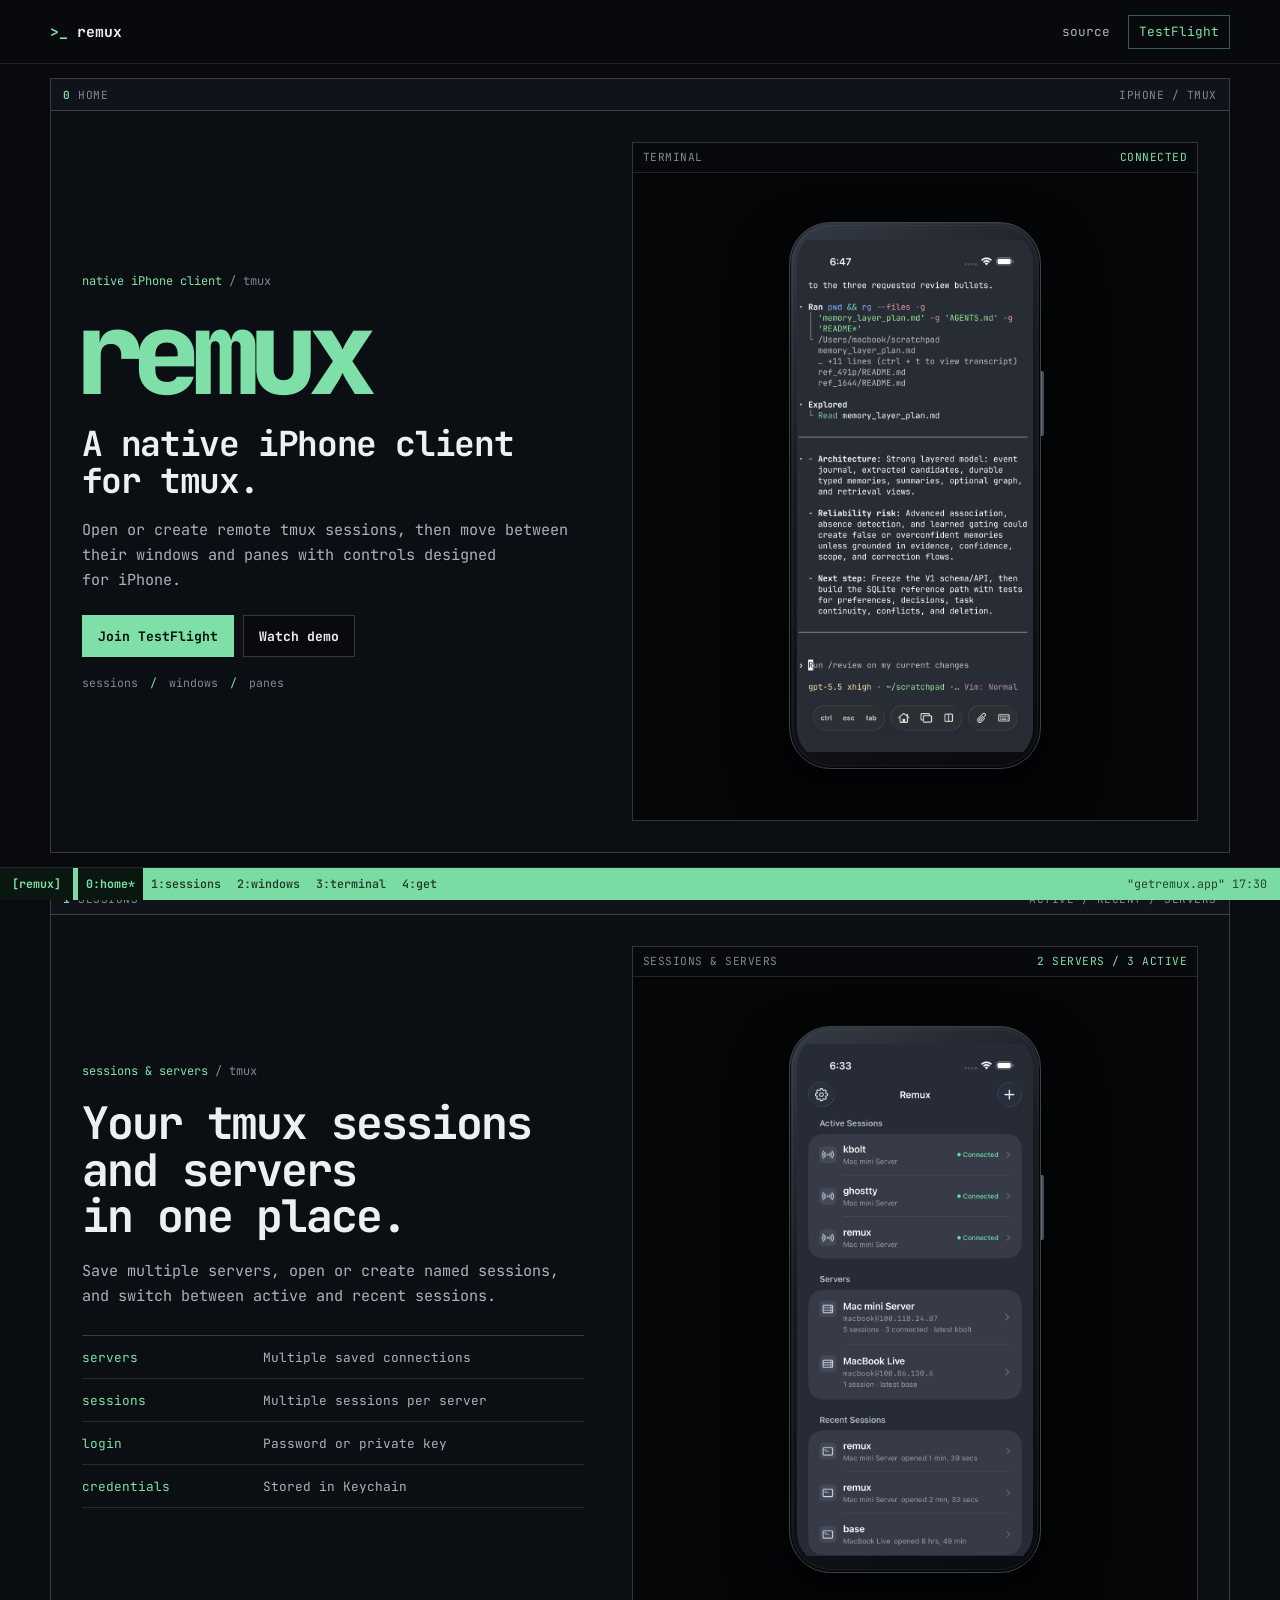
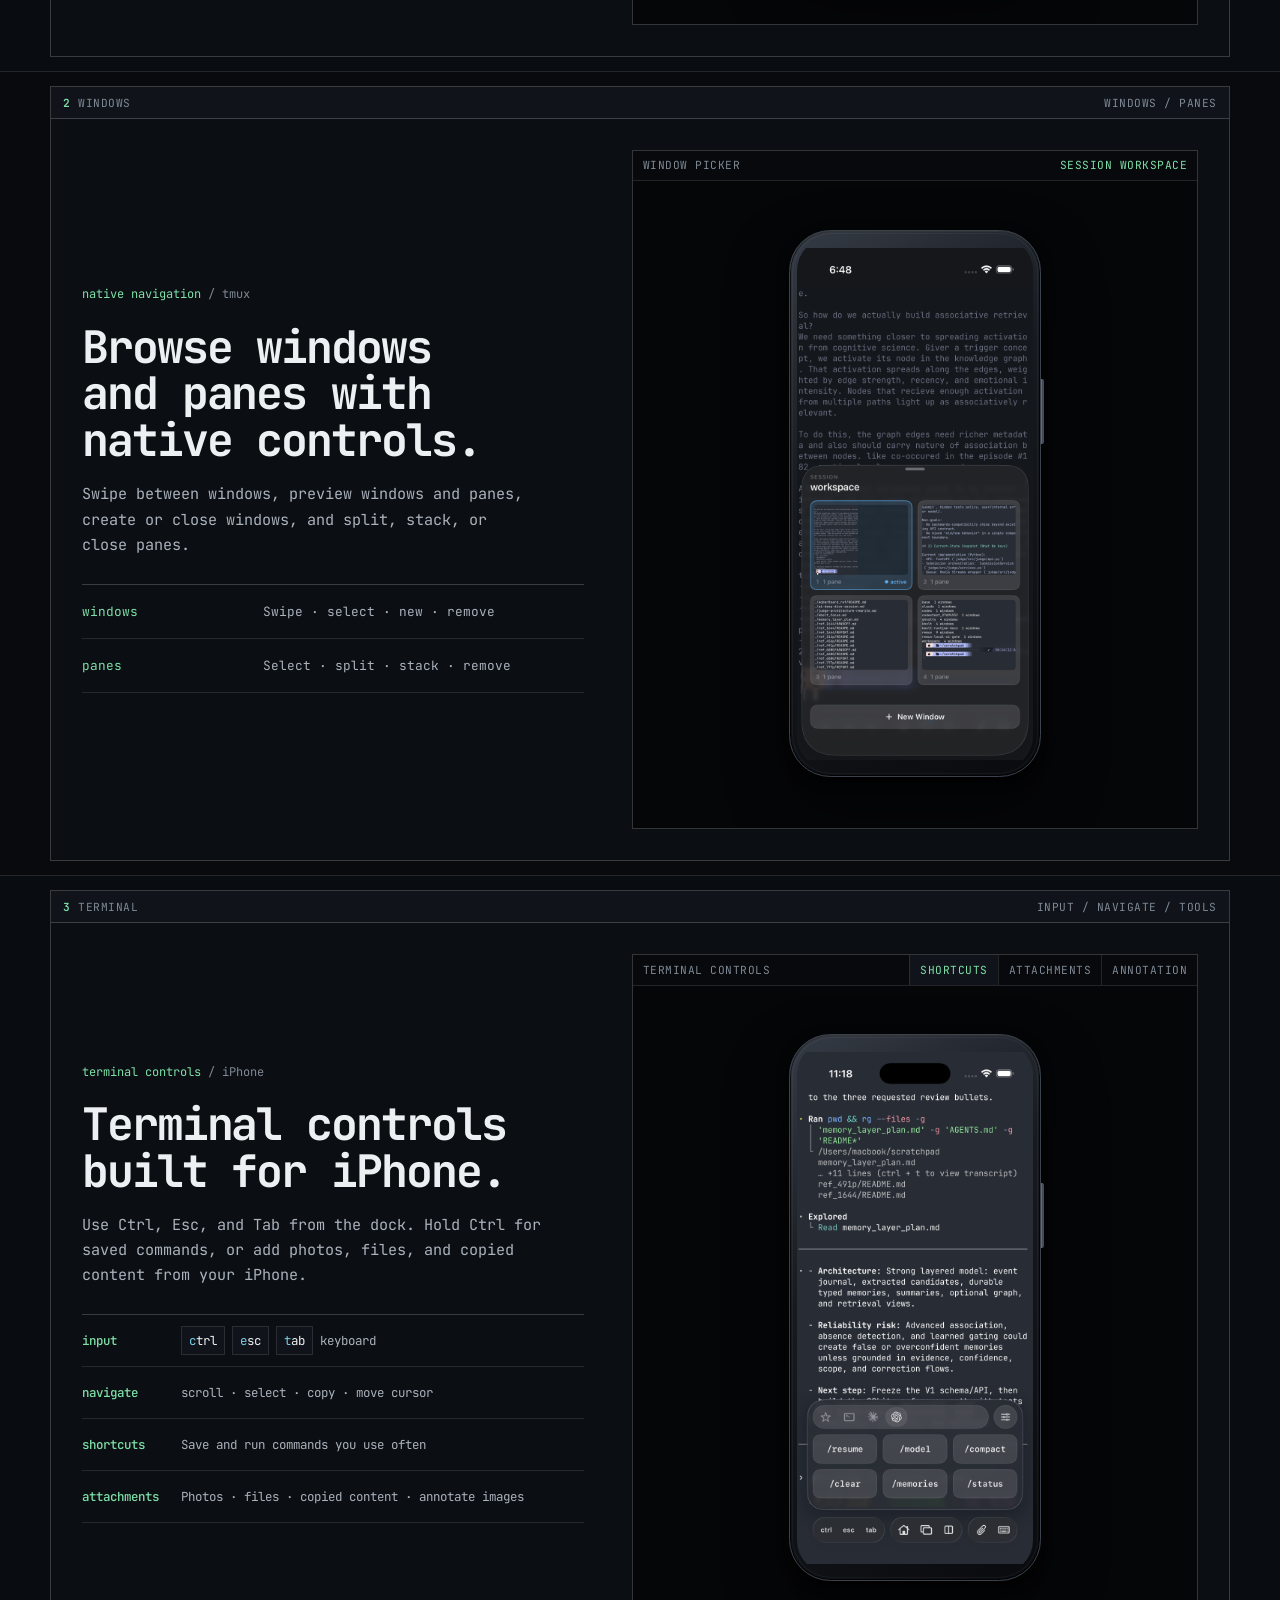
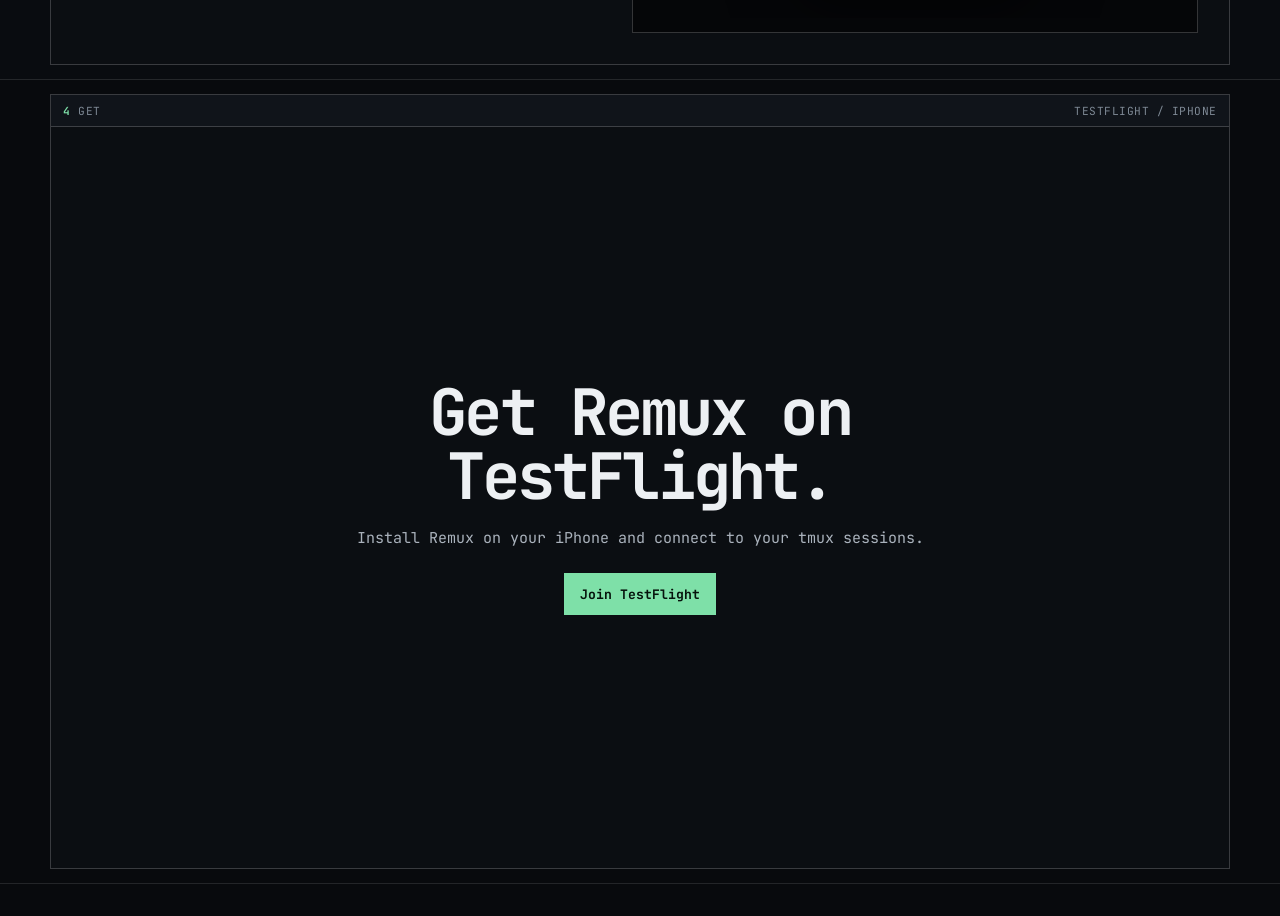
<file: remux-site-tui/index.html>
<!doctype html>
<html lang="en">
  <head>
    <meta charset="utf-8">
    <meta name="viewport" content="width=device-width, initial-scale=1">
    <meta
      name="description"
      content="Remux is a native iPhone client for remote tmux sessions, windows, and panes."
    >
    <meta name="theme-color" content="#080a0d">
    <title>Remux — A native iPhone client for tmux</title>
    <link rel="icon" href="./favicon.svg" type="image/svg+xml">
    <link rel="preconnect" href="https://fonts.googleapis.com">
    <link rel="preconnect" href="https://fonts.gstatic.com" crossorigin>
    <link
      href="https://fonts.googleapis.com/css2?family=JetBrains+Mono:wght@400;500;600;700;800&amp;display=swap"
      rel="stylesheet"
    >
    <link rel="stylesheet" href="./styles.css?v=9">
    <script src="./script.js?v=3" defer></script>
  </head>
  <body>
    <a class="skip-link" href="#main-content">Skip to content</a>

    <header class="site-header">
      <a class="brand" href="#home" aria-label="Remux home">
        <span aria-hidden="true">&gt;_</span>
        <span>remux</span>
      </a>
      <nav class="header-actions" aria-label="Primary navigation">
        <a href="https://github.com/h3nock/remux" target="_blank" rel="noopener noreferrer">
          source
        </a>
        <a
          class="testflight-link"
          href="https://testflight.apple.com/join/REMUX_PLACEHOLDER"
          target="_blank"
          rel="noopener noreferrer"
        >
          TestFlight
        </a>
      </nav>
    </header>

    <main id="main-content">
      <section id="home" class="window hero-window" aria-labelledby="home-title">
        <div class="window-shell">
          <div class="window-titlebar">
            <span><b>0</b> home</span>
            <span>iPhone / tmux</span>
          </div>
          <div class="window-body split hero-layout">
            <div class="copy-pane hero-copy">
              <p class="context-line"><span>native iPhone client</span> / tmux</p>
              <h1 id="home-title">remux</h1>
              <p class="headline">A native iPhone client for tmux.</p>
              <p class="lede">
                Open or create remote tmux sessions, then move between their windows and panes
                with controls designed for iPhone.
              </p>
              <div class="actions">
                <a
                  class="button primary"
                  href="https://testflight.apple.com/join/REMUX_PLACEHOLDER"
                  target="_blank"
                  rel="noopener noreferrer"
                >
                  Join TestFlight
                </a>
                <a
                  class="button"
                  href="https://www.youtube.com/watch?v=WZXKzUdI6mQ"
                  target="_blank"
                  rel="noopener noreferrer"
                >
                  Watch demo
                </a>
              </div>
              <p class="proof">sessions <i>/</i> windows <i>/</i> panes</p>
            </div>

            <figure class="media-pane hero-media">
              <div class="pane-label"><span>terminal</span><span>connected</span></div>
              <div class="device-stage">
                <div class="device-frame">
                  <img
                    class="device-screen"
                    src="./assets/screen-codex.png?v=2"
                    alt="Codex reviewing an architecture document in Remux with the iPhone terminal dock visible"
                    width="1260"
                    height="2736"
                    fetchpriority="high"
                  >
                </div>
              </div>
            </figure>
          </div>
        </div>
      </section>

      <section id="sessions" class="window" aria-labelledby="sessions-title">
        <div class="window-shell">
          <div class="window-titlebar">
            <span><b>1</b> sessions</span>
            <span>active / recent / servers</span>
          </div>
          <div class="window-body split">
            <div class="copy-pane">
              <p class="context-line"><span>sessions &amp; servers</span> / tmux</p>
              <h2 id="sessions-title">Your tmux sessions and servers in one place.</h2>
              <p class="lede">
                Save multiple servers, open or create named sessions, and switch between active
                and recent sessions.
              </p>

              <dl class="tui-table">
                <div><dt>servers</dt><dd>Multiple saved connections</dd></div>
                <div><dt>sessions</dt><dd>Multiple sessions per server</dd></div>
                <div><dt>login</dt><dd>Password or private key</dd></div>
                <div><dt>credentials</dt><dd>Stored in Keychain</dd></div>
              </dl>
            </div>

            <figure class="media-pane session-media">
              <div class="pane-label"><span>sessions &amp; servers</span><span>2 servers / 3 active</span></div>
              <div class="device-stage">
                <div class="device-frame">
                  <img
                    class="device-screen"
                    src="./assets/screen-home.png?v=2"
                    alt="Remux showing three active tmux sessions across two saved servers"
                    width="1260"
                    height="2736"
                    loading="lazy"
                  >
                </div>
              </div>
            </figure>
          </div>
        </div>
      </section>

      <section id="windows" class="window" aria-labelledby="windows-title">
        <div class="window-shell">
          <div class="window-titlebar">
            <span><b>2</b> windows</span>
            <span>windows / panes</span>
          </div>
          <div class="window-body split">
            <div class="copy-pane">
              <p class="context-line"><span>native navigation</span> / tmux</p>
              <h2 id="windows-title">Browse windows and panes with native controls.</h2>
              <p class="lede">
                Swipe between windows, preview windows and panes, create or close windows, and
                split, stack, or close panes.
              </p>

              <dl class="tui-table compact-table">
                <div><dt>windows</dt><dd>Swipe · select · new · remove</dd></div>
                <div><dt>panes</dt><dd>Select · split · stack · remove</dd></div>
              </dl>
            </div>

            <figure class="media-pane window-media">
              <div class="pane-label"><span>window picker</span><span>session workspace</span></div>
              <div class="device-stage">
                <div class="device-frame">
                  <img
                    class="device-screen"
                    src="./assets/screen-windows.png?v=2"
                    alt="The Remux window picker showing four live previews from a remote developer workspace"
                    width="1260"
                    height="2736"
                    loading="lazy"
                  >
                </div>
              </div>
            </figure>
          </div>
        </div>
      </section>

      <section id="terminal" class="window" aria-labelledby="terminal-title">
        <div class="window-shell">
          <div class="window-titlebar">
            <span><b>3</b> terminal</span>
            <span>input / navigate / tools</span>
          </div>
          <div class="window-body split">
            <div class="copy-pane">
              <p class="context-line"><span>terminal controls</span> / iPhone</p>
              <h2 id="terminal-title">Terminal controls built for iPhone.</h2>
              <p class="lede">
                Use Ctrl, Esc, and Tab from the dock. Hold Ctrl for saved commands, or add
                photos, files, and copied content from your iPhone.
              </p>

              <div class="command-lines" aria-label="Terminal control features">
                <p>
                  <b>input</b>
                  <span class="inline-values"><code>ctrl</code><code>esc</code><code>tab</code><span>keyboard</span></span>
                </p>
                <p><b>navigate</b><span>scroll · select · copy · move cursor</span></p>
                <p><b>shortcuts</b><span>Save and run commands you use often</span></p>
                <p><b>attachments</b><span>Photos · files · copied content · annotate images</span></p>
              </div>
            </div>

            <figure class="media-pane terminal-media">
              <div class="pane-label terminal-pane-label">
                <span>terminal controls</span>
                <div class="terminal-tabs" role="tablist" aria-label="Terminal control views">
                  <button
                    id="terminal-tab-shortcuts"
                    class="terminal-tab is-active"
                    type="button"
                    role="tab"
                    aria-selected="true"
                    aria-controls="terminal-panel-shortcuts"
                    data-terminal-state="shortcuts"
                  >
                    shortcuts
                  </button>
                  <button
                    id="terminal-tab-attachments"
                    class="terminal-tab"
                    type="button"
                    role="tab"
                    aria-selected="false"
                    aria-controls="terminal-panel-attachments"
                    tabindex="-1"
                    data-terminal-state="attachments"
                  >
                    attachments
                  </button>
                  <button
                    id="terminal-tab-annotation"
                    class="terminal-tab"
                    type="button"
                    role="tab"
                    aria-selected="false"
                    aria-controls="terminal-panel-annotation"
                    tabindex="-1"
                    data-terminal-state="annotation"
                  >
                    annotation
                  </button>
                </div>
              </div>
              <div class="terminal-stage">
                <div
                  id="terminal-panel-shortcuts"
                  class="terminal-panel is-active"
                  role="tabpanel"
                  aria-labelledby="terminal-tab-shortcuts"
                  aria-hidden="false"
                  data-terminal-panel="shortcuts"
                >
                  <div class="device-stage">
                    <div class="device-frame">
                      <img
                        class="device-screen"
                        src="./assets/screen-controls.png?v=3"
                        alt="Remux terminal with the Codex shortcut collection open, showing saved slash commands"
                        width="1260"
                        height="2736"
                        loading="lazy"
                      >
                    </div>
                  </div>
                </div>
                <div
                  id="terminal-panel-attachments"
                  class="terminal-panel"
                  role="tabpanel"
                  aria-labelledby="terminal-tab-attachments"
                  aria-hidden="true"
                  data-terminal-panel="attachments"
                >
                  <div class="device-stage">
                    <div class="device-frame">
                      <img
                        class="device-screen"
                        src="./assets/screen-attach.png?v=6"
                        alt="Remux terminal with Photos, Files, and Paste attachment options open"
                        width="1260"
                        height="2736"
                        loading="lazy"
                      >
                    </div>
                  </div>
                </div>
                <div
                  id="terminal-panel-annotation"
                  class="terminal-panel"
                  role="tabpanel"
                  aria-labelledby="terminal-tab-annotation"
                  aria-hidden="true"
                  data-terminal-panel="annotation"
                >
                  <div class="device-stage">
                    <div class="device-frame">
                      <img
                        class="device-screen"
                        src="./assets/screen-annotation.png"
                        alt="Remux image annotation editor with drawing tools and an attached screenshot"
                        width="1260"
                        height="2736"
                        loading="lazy"
                      >
                    </div>
                  </div>
                </div>
              </div>
            </figure>
          </div>
        </div>
      </section>

      <section id="get" class="window" aria-labelledby="get-title">
        <div class="window-shell">
          <div class="window-titlebar">
            <span><b>4</b> get</span>
            <span>TestFlight / iPhone</span>
          </div>
          <div class="window-body get-layout">
            <h2 id="get-title">Get Remux on TestFlight.</h2>
            <p>Install Remux on your iPhone and connect to your tmux sessions.</p>
            <div class="actions centered">
              <a
                class="button primary"
                href="https://testflight.apple.com/join/REMUX_PLACEHOLDER"
                target="_blank"
                rel="noopener noreferrer"
              >
                Join TestFlight
              </a>
            </div>
          </div>
        </div>
      </section>
    </main>

    <nav class="tmux-status" aria-label="Page windows">
      <span class="session-name">[remux]</span>
      <div class="window-links">
        <a href="#home" data-window="home">0:home</a>
        <a href="#sessions" data-window="sessions">1:sessions</a>
        <a href="#windows" data-window="windows">2:windows</a>
        <a href="#terminal" data-window="terminal">3:terminal</a>
        <a href="#get" data-window="get">4:get</a>
      </div>
      <span id="mobile-window" class="mobile-window">0:home*</span>
      <span class="status-meta">"getremux.app" <time id="clock">--:--</time></span>
    </nav>
  </body>
</html>
</file>
<file: remux-site-tui/styles.css>
:root {
  color-scheme: dark;
  --bg: #080a0d;
  --pane: #0b0e12;
  --pane-2: #10141a;
  --ink: #edf0f3;
  --ink-2: #aab2bc;
  --ink-3: #7e8995;
  --mint: #7ee0a8;
  --mint-dark: #06120c;
  --blue: #79cfe6;
  --line: rgba(255, 255, 255, 0.11);
  --line-strong: rgba(255, 255, 255, 0.19);
  --header-height: 64px;
  --status-height: 32px;
  --max-width: 1180px;
}

* {
  box-sizing: border-box;
}

html {
  min-width: 320px;
  scroll-behavior: smooth;
  scroll-padding-top: var(--header-height);
  scroll-snap-type: y mandatory;
  background: var(--bg);
}

body {
  min-height: 100%;
  margin: 0;
  padding-bottom: var(--status-height);
  overflow-x: hidden;
  background: var(--bg);
  color: var(--ink);
  font-family: "JetBrains Mono", ui-monospace, SFMono-Regular, Menlo, Monaco, Consolas,
    monospace;
  -webkit-font-smoothing: antialiased;
}

a {
  color: inherit;
  text-decoration: none;
}

img {
  display: block;
}

h1,
h2,
p,
figure,
dl,
dd,
ul {
  margin: 0;
}

h1,
h2 {
  text-wrap: balance;
}

p {
  text-wrap: pretty;
}

::selection {
  background: rgba(126, 224, 168, 0.28);
  color: #fff;
}

:focus-visible {
  outline: 2px solid var(--mint);
  outline-offset: 3px;
}

.skip-link {
  position: fixed;
  top: 10px;
  left: 14px;
  z-index: 100;
  padding: 9px 12px;
  background: var(--mint);
  color: var(--mint-dark);
  font-size: 0.78rem;
  font-weight: 700;
  transform: translateY(-160%);
}

.skip-link:focus {
  transform: translateY(0);
}

.site-header {
  position: sticky;
  top: 0;
  z-index: 60;
  height: var(--header-height);
  display: flex;
  align-items: center;
  justify-content: space-between;
  gap: 20px;
  padding: 0 max(20px, calc((100vw - var(--max-width)) / 2));
  border-bottom: 1px solid var(--line);
  background: rgba(8, 10, 13, 0.96);
}

.brand,
.header-actions a {
  min-height: 44px;
  display: inline-flex;
  align-items: center;
}

.brand {
  gap: 9px;
  font-size: 0.92rem;
  font-weight: 700;
}

.brand > :first-child {
  color: var(--mint);
}

.header-actions {
  display: flex;
  align-items: center;
  gap: 8px;
  color: var(--ink-2);
  font-size: 0.8rem;
}

.header-actions a {
  padding: 0 10px;
}

.header-actions a:hover {
  color: var(--ink);
}

.header-actions .testflight-link {
  min-height: 34px;
  border: 1px solid rgba(126, 224, 168, 0.4);
  color: var(--mint);
}

.window {
  height: calc(100svh - var(--header-height) - var(--status-height));
  min-height: 0;
  padding: 14px 20px;
  overflow: hidden;
  scroll-margin-top: 0;
  scroll-snap-align: start;
  scroll-snap-stop: always;
  border-bottom: 1px solid var(--line);
  background: var(--bg);
}

.window:nth-child(even) {
  background: #090c10;
}

.window-shell {
  width: min(100%, var(--max-width));
  height: 100%;
  margin: 0 auto;
  display: grid;
  grid-template-rows: 32px minmax(0, 1fr);
  border: 1px solid var(--line-strong);
  background: var(--pane);
}

.window-titlebar,
.pane-label {
  display: flex;
  align-items: center;
  justify-content: space-between;
  gap: 18px;
  color: var(--ink-3);
  font-size: 0.7rem;
  letter-spacing: 0.045em;
  text-transform: uppercase;
}

.window-titlebar {
  min-width: 0;
  padding: 0 12px;
  border-bottom: 1px solid var(--line-strong);
  background: var(--pane-2);
}

.window-titlebar span {
  min-width: 0;
  overflow: hidden;
  text-overflow: ellipsis;
  white-space: nowrap;
}

.window-titlebar b {
  color: var(--mint);
  font-weight: 600;
}

.window-body {
  min-height: 0;
  padding: clamp(18px, 3.4vh, 34px);
  overflow: hidden;
}

.window-body.split {
  display: grid;
  grid-template-columns: minmax(0, 0.94fr) minmax(360px, 1.06fr);
  gap: clamp(22px, 4vw, 48px);
  align-items: stretch;
}

.copy-pane {
  min-width: 0;
  align-self: center;
}

.context-line {
  color: var(--ink-3);
  font-size: 0.75rem;
  line-height: 1.4;
}

.context-line span {
  color: var(--mint);
}

.hero-copy h1 {
  margin: clamp(12px, 2vh, 20px) 0 0 -0.07em;
  color: var(--mint);
  font-size: clamp(5rem, 9vw, 8.2rem);
  font-weight: 800;
  letter-spacing: -0.09em;
  line-height: 0.78;
}

.headline {
  max-width: 650px;
  margin-top: clamp(20px, 3vh, 30px);
  font-size: clamp(1.65rem, 2.7vw, 2.35rem);
  font-weight: 700;
  letter-spacing: -0.04em;
  line-height: 1.08;
}

.lede {
  max-width: 620px;
  margin-top: clamp(12px, 2vh, 20px);
  color: var(--ink-2);
  font-size: 0.95rem;
  line-height: 1.65;
}

.actions {
  display: flex;
  flex-wrap: wrap;
  gap: 9px;
  margin-top: clamp(16px, 2.5vh, 24px);
}

.button {
  min-height: 42px;
  display: inline-flex;
  align-items: center;
  justify-content: center;
  padding: 9px 15px;
  border: 1px solid var(--line-strong);
  background: var(--bg);
  font-size: 0.82rem;
  font-weight: 700;
}

a.button:hover {
  border-color: var(--ink-3);
  background: var(--pane-2);
}

.button.primary {
  border-color: var(--mint);
  background: var(--mint);
  color: var(--mint-dark);
}

a.button.primary:hover {
  border-color: var(--mint);
  background: var(--pane-2);
  color: var(--mint);
}

.proof {
  margin-top: clamp(13px, 2vh, 20px);
  color: var(--ink-3);
  font-size: 0.72rem;
}

.proof i {
  padding: 0 0.45em;
  color: var(--mint);
  font-style: normal;
}

.media-pane {
  position: relative;
  min-width: 0;
  min-height: 0;
  overflow: hidden;
  border: 1px solid var(--line-strong);
  background: #050608;
}

.pane-label {
  position: absolute;
  top: 0;
  right: 0;
  left: 0;
  z-index: 2;
  min-height: 30px;
  padding: 0 10px;
  border-bottom: 1px solid var(--line);
  background: rgba(8, 10, 13, 0.92);
}

.pane-label span:last-child {
  color: var(--mint);
}

.device-stage {
  position: absolute;
  top: 42px;
  right: 18px;
  bottom: 14px;
  left: 18px;
  display: grid;
  place-items: center;
  min-width: 0;
  min-height: 0;
  container-type: size;
  perspective: 1200px;
}

.device-frame {
  --device-bezel: clamp(5px, 0.55vw, 8px);
  --device-radius: clamp(28px, 4.6vh, 52px);
  position: relative;
  width: min(72cqw, 40.526cqh, 280px);
  height: auto;
  max-width: 100%;
  aspect-ratio: 1260 / 2736;
  padding: var(--device-bezel);
  border: 1px solid #3b424d;
  border-radius: var(--device-radius);
  background: linear-gradient(145deg, #353b45 0%, #171a20 38%, #090b0e 100%);
  box-shadow:
    0 28px 58px rgba(0, 0, 0, 0.52),
    0 4px 12px rgba(0, 0, 0, 0.7),
    inset 0 1px 0 rgba(255, 255, 255, 0.16),
    inset 0 0 0 1px rgba(0, 0, 0, 0.72);
  transition: transform 260ms ease;
}

.device-frame::before {
  content: "";
  position: absolute;
  inset: 2px;
  z-index: 1;
  border-radius: calc(var(--device-radius) - 2px);
  box-shadow: inset 0 0 0 1px rgba(255, 255, 255, 0.045);
  pointer-events: none;
}

.device-frame::after {
  content: "";
  position: absolute;
  top: 27%;
  right: -4px;
  width: 3px;
  height: 12%;
  border-radius: 0 2px 2px 0;
  background: #454c57;
  box-shadow: inset 1px 0 rgba(255, 255, 255, 0.16);
}

.device-screen {
  width: 100%;
  height: 100%;
  border-radius: calc(var(--device-radius) - var(--device-bezel) - 2px);
  object-fit: contain;
  object-position: center;
  overflow: hidden;
}

.terminal-tabs {
  align-self: stretch;
  display: flex;
  align-items: stretch;
  margin-right: -10px;
}

.terminal-tab {
  min-width: 0;
  min-height: 30px;
  padding: 0 10px;
  border: 0;
  border-left: 1px solid var(--line);
  appearance: none;
  background: transparent;
  color: var(--ink-3);
  cursor: pointer;
  font: inherit;
  letter-spacing: inherit;
  text-transform: inherit;
}

.terminal-tab:hover,
.terminal-tab:focus-visible {
  background: var(--pane-2);
  color: var(--ink);
}

.terminal-tab:focus-visible {
  outline: 1px solid var(--blue);
  outline-offset: -2px;
}

.terminal-tab.is-active {
  background: var(--pane-2);
  color: var(--mint);
}

.terminal-stage {
  position: absolute;
  top: 42px;
  right: 18px;
  bottom: 14px;
  left: 18px;
  min-width: 0;
  min-height: 0;
  overflow: hidden;
}

.terminal-panel {
  position: absolute;
  inset: 0;
  opacity: 0;
  pointer-events: none;
  transform: translateY(4px);
  visibility: hidden;
  transition:
    opacity 160ms ease,
    transform 160ms ease,
    visibility 0s linear 160ms;
}

.terminal-panel.is-active {
  opacity: 1;
  pointer-events: auto;
  transform: translateY(0);
  visibility: visible;
  transition-delay: 0s;
}

.terminal-panel .device-stage {
  inset: 0;
}

h2 {
  max-width: 690px;
  margin-top: clamp(14px, 2.3vh, 22px);
  font-size: clamp(2rem, 3.5vw, 3.15rem);
  font-weight: 700;
  letter-spacing: -0.045em;
  line-height: 1.04;
}

.tui-table,
.command-lines,
.tui-list {
  margin-top: clamp(18px, 3vh, 30px);
  border-top: 1px solid var(--line-strong);
}

.tui-table div {
  min-height: 43px;
  display: grid;
  grid-template-columns: minmax(85px, 0.34fr) minmax(0, 0.66fr);
  align-items: center;
  gap: 16px;
  border-bottom: 1px solid var(--line);
  font-size: 0.8rem;
}

.compact-table div {
  min-height: 54px;
}

.tui-table dt {
  color: var(--mint);
}

.tui-table dd {
  color: var(--ink-2);
}

.command-lines > p {
  min-height: 52px;
  display: grid;
  grid-template-columns: 92px minmax(0, 1fr);
  align-items: center;
  gap: 7px;
  border-bottom: 1px solid var(--line);
  color: var(--ink-2);
  font-size: 0.78rem;
}

.command-lines b {
  color: var(--mint);
  font-weight: 500;
}

.inline-values {
  display: flex;
  align-items: center;
  flex-wrap: wrap;
  gap: 7px;
}

.command-lines code {
  padding: 5px 7px;
  border: 1px solid var(--line);
  background: var(--pane-2);
  color: var(--ink);
  font: inherit;
}

.command-lines code::first-letter {
  color: var(--blue);
}

.tui-list {
  padding: 0;
  list-style: none;
}

.tui-list li {
  min-height: 48px;
  display: flex;
  align-items: center;
  gap: 14px;
  border-bottom: 1px solid var(--line);
  color: var(--ink-2);
  font-size: 0.8rem;
}

.tui-list b {
  color: var(--mint);
  font-size: 0.7rem;
  font-weight: 500;
}

.get-layout {
  display: flex;
  flex-direction: column;
  align-items: center;
  justify-content: center;
  text-align: center;
}

.get-layout h2 {
  max-width: 760px;
  margin-top: 0;
  color: var(--ink);
  font-size: clamp(2.8rem, 5vw, 4rem);
  line-height: 1;
}

.get-layout > p:not(.context-line) {
  max-width: 660px;
  margin-top: 18px;
  color: var(--ink-2);
  font-size: 0.94rem;
  line-height: 1.65;
}

.actions.centered {
  justify-content: center;
}

.tmux-status {
  position: fixed;
  right: 0;
  bottom: 0;
  left: 0;
  z-index: 70;
  height: var(--status-height);
  display: flex;
  align-items: center;
  overflow: hidden;
  background: #7bdba4;
  color: #07120c;
  font-size: 0.73rem;
  user-select: none;
}

.session-name {
  height: 100%;
  display: flex;
  align-items: center;
  padding: 0 12px;
  background: #0a1710;
  color: var(--mint);
  font-weight: 700;
}

.window-links {
  min-width: 0;
  flex: 1;
  height: 100%;
  display: flex;
  align-items: center;
  padding: 0 5px;
}

.window-links a {
  height: 100%;
  display: inline-flex;
  align-items: center;
  padding: 0 8px;
  font-weight: 500;
  color: rgba(7, 18, 12, 0.82);
  opacity: 1;
  white-space: nowrap;
  transition: background-color 160ms ease, color 160ms ease;
}

.window-links a:hover {
  background: rgba(6, 18, 12, 0.07);
  opacity: 1;
}

.window-links a.is-active {
  background: #0a1710;
  color: var(--mint);
  font-weight: 700;
}

.window-links a.is-active::after {
  content: "*";
}

.status-meta {
  padding: 0 13px;
  opacity: 0.74;
  white-space: nowrap;
}

.mobile-window {
  display: none;
}

@media (max-width: 800px) {
  :root {
    --header-height: 56px;
    --status-height: 30px;
  }

  .site-header {
    padding-inline: 14px;
  }

  .window {
    padding: 8px 10px;
  }

  .window-shell {
    grid-template-rows: 30px minmax(0, 1fr);
  }

  .window-body {
    padding: clamp(13px, 2.2vh, 18px);
  }

  .window-body.split {
    grid-template-columns: 1fr;
    grid-template-rows: auto minmax(0, 1fr);
    gap: 14px;
  }

  .copy-pane {
    align-self: start;
  }

  .hero-copy h1 {
    font-size: clamp(4.4rem, 21vw, 6rem);
  }

  .headline {
    margin-top: 18px;
    font-size: clamp(1.45rem, 6.5vw, 1.85rem);
  }

  .lede {
    margin-top: 11px;
    font-size: 0.86rem;
    line-height: 1.55;
  }

  .actions {
    margin-top: 15px;
  }

  .button {
    min-height: 40px;
    font-size: 0.75rem;
  }

  .proof {
    margin-top: 12px;
    font-size: 0.66rem;
  }

  h2 {
    margin-top: 12px;
    font-size: clamp(1.85rem, 7.6vw, 2.35rem);
  }

  .context-line {
    font-size: 0.67rem;
  }

  .tui-table,
  .command-lines,
  .tui-list {
    margin-top: 13px;
  }

  .tui-table div {
    min-height: 33px;
    font-size: 0.71rem;
  }

  .command-lines > p {
    min-height: 40px;
    grid-template-columns: 78px minmax(0, 1fr);
    font-size: 0.69rem;
  }

  .command-lines code {
    padding: 4px 6px;
  }

  .tui-list li {
    min-height: 38px;
    font-size: 0.71rem;
  }

  .media-pane {
    padding: 0;
  }

  .device-stage {
    top: 38px;
    right: 10px;
    bottom: 9px;
    left: 10px;
  }

  .device-frame {
    --device-bezel: 4px;
    --device-radius: clamp(20px, 7vw, 30px);
  }

  .terminal-pane-label > span:first-child {
    display: none;
  }

  .terminal-pane-label {
    padding: 0;
  }

  .terminal-tabs {
    width: 100%;
    margin-right: 0;
  }

  .terminal-tab {
    flex: 1;
    padding: 0 4px;
    font-size: 0.56rem;
  }

  .terminal-tab:first-child {
    border-left: 0;
  }

  .terminal-stage {
    top: 38px;
    right: 10px;
    bottom: 9px;
    left: 10px;
  }

  .get-layout h2 {
    margin-top: 0;
    font-size: clamp(2.3rem, 10vw, 3rem);
  }

  .get-layout > p:not(.context-line) {
    margin-top: 14px;
    font-size: 0.9rem;
  }

  .get-layout .button {
    min-height: 44px;
    padding-inline: 17px;
    font-size: 0.8rem;
  }

  .window-links,
  .status-meta {
    display: none;
  }

  .mobile-window {
    flex: 1;
    display: block;
    padding-left: 9px;
    font-weight: 700;
  }

  .tmux-status::after {
    content: '"getremux.app"';
    padding-right: 10px;
    font-size: 0.65rem;
    opacity: 0.7;
  }
}

@media (max-width: 380px) {
  .brand {
    font-size: 0.85rem;
  }

  .header-actions {
    gap: 1px;
    font-size: 0.7rem;
  }

  .header-actions a {
    padding-inline: 7px;
  }

  .window-titlebar span:last-child {
    display: none;
  }

  .headline {
    font-size: 1.4rem;
  }

  .lede {
    font-size: 0.8rem;
  }

  .proof {
    display: none;
  }

  .button {
    font-size: 0.7rem;
  }

  .command-lines > p {
    min-height: 36px;
  }
}

@media (max-width: 800px) and (max-height: 700px) {
  #terminal .command-lines {
    display: none;
  }
}

@media (max-height: 720px) and (min-width: 801px) {
  .window {
    padding-block: 8px;
  }

  .window-body {
    padding-block: 18px;
  }

  .hero-copy h1 {
    font-size: 5.8rem;
  }

  .headline {
    margin-top: 18px;
    font-size: 1.75rem;
  }

  .lede {
    margin-top: 12px;
    font-size: 0.85rem;
  }

  h2 {
    font-size: 2.25rem;
  }

  .tui-table div {
    min-height: 36px;
  }

}

@media (hover: hover) and (pointer: fine) {
  .window-shell:hover .device-frame {
    transform: translateY(-2px) scale(1.006);
  }
}

@keyframes boot-in {
  from {
    opacity: 0;
    transform: translateY(8px);
  }

  to {
    opacity: 1;
    transform: translateY(0);
  }
}

.hero-copy,
.hero-media {
  animation: boot-in 420ms ease-out both;
}

.hero-media {
  animation-delay: 80ms;
}

@media (prefers-reduced-motion: reduce) {
  html {
    scroll-behavior: auto;
  }

  .hero-copy,
  .hero-media {
    animation: none;
  }

  .device-frame,
  .terminal-panel,
  .window-links a {
    transition: none;
  }
}
</file>
